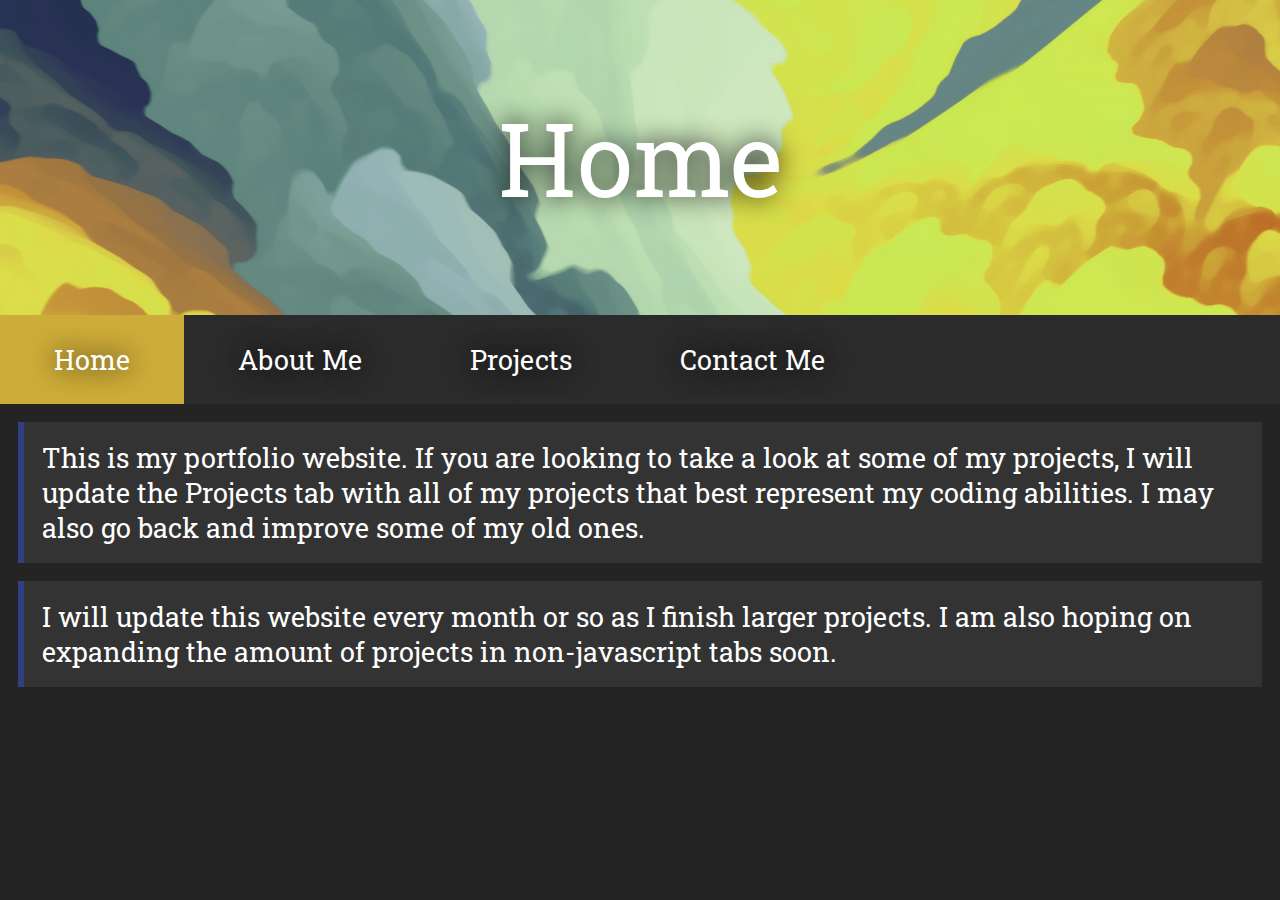
<file: index.html>
<!DOCTYPE html>
<html>
    <head>
        <meta charset="utf-8">
	    <meta name="viewport" content="width=device-width">
	    <title>Connell Hagen Portfolio</title>
	    <link href="css/style.css" rel="stylesheet" type="text/css"/>
        <link href="css/heading.css" rel="stylesheet" type="text/css"/>
        <link href="css/page-content.css" rel="stylesheet" type="text/css"/>
        <link rel="preconnect" href="https://fonts.googleapis.com">
        <link rel="preconnect" href="https://fonts.gstatic.com" crossorigin>
        <link href="https://fonts.googleapis.com/css2?family=Roboto+Slab:wght@500&display=swap" rel="stylesheet">
    </head>
    <body>
        
        <!--Page Header and Navbar-->
        <div id="header">
            <h3>Home</h3>
        </div>
        <div class="navbar">
            <a href="index.html" class="active">Home</a>
            <a href="pages/about-me.html">About Me</a>
            <div class="subnav">
                <button class="subnavbtn">Projects<i class="fa fa-caret-down"></i></button>
                <div class="subnav-content">
                  <a href="pages/projects/javascript.html">Javascript</a>
                  <a href="pages/projects/java.html">Java</a>
                  <a href="pages/projects/cpp.html">C++</a>
                  <a href="pages/projects/websites.html">Websites</a>
                </div>
              </div>
            <a href="pages/contact-me.html">Contact Me</a>
        </div>


        <div class="text-box">
            <p>This is my portfolio website. If you are looking to take a look at some of my projects, I will update the Projects tab with all of my projects that best represent my coding abilities. I may also go back and improve some of my old ones.</p>
        </div>
        <div class="text-box">
            <p>I will update this website every month or so as I finish larger projects. I am also hoping on expanding the amount of projects in non-javascript tabs soon.</p>
        </div>


        <div class="page-footer"></div>
    </body>
</html>
</file>
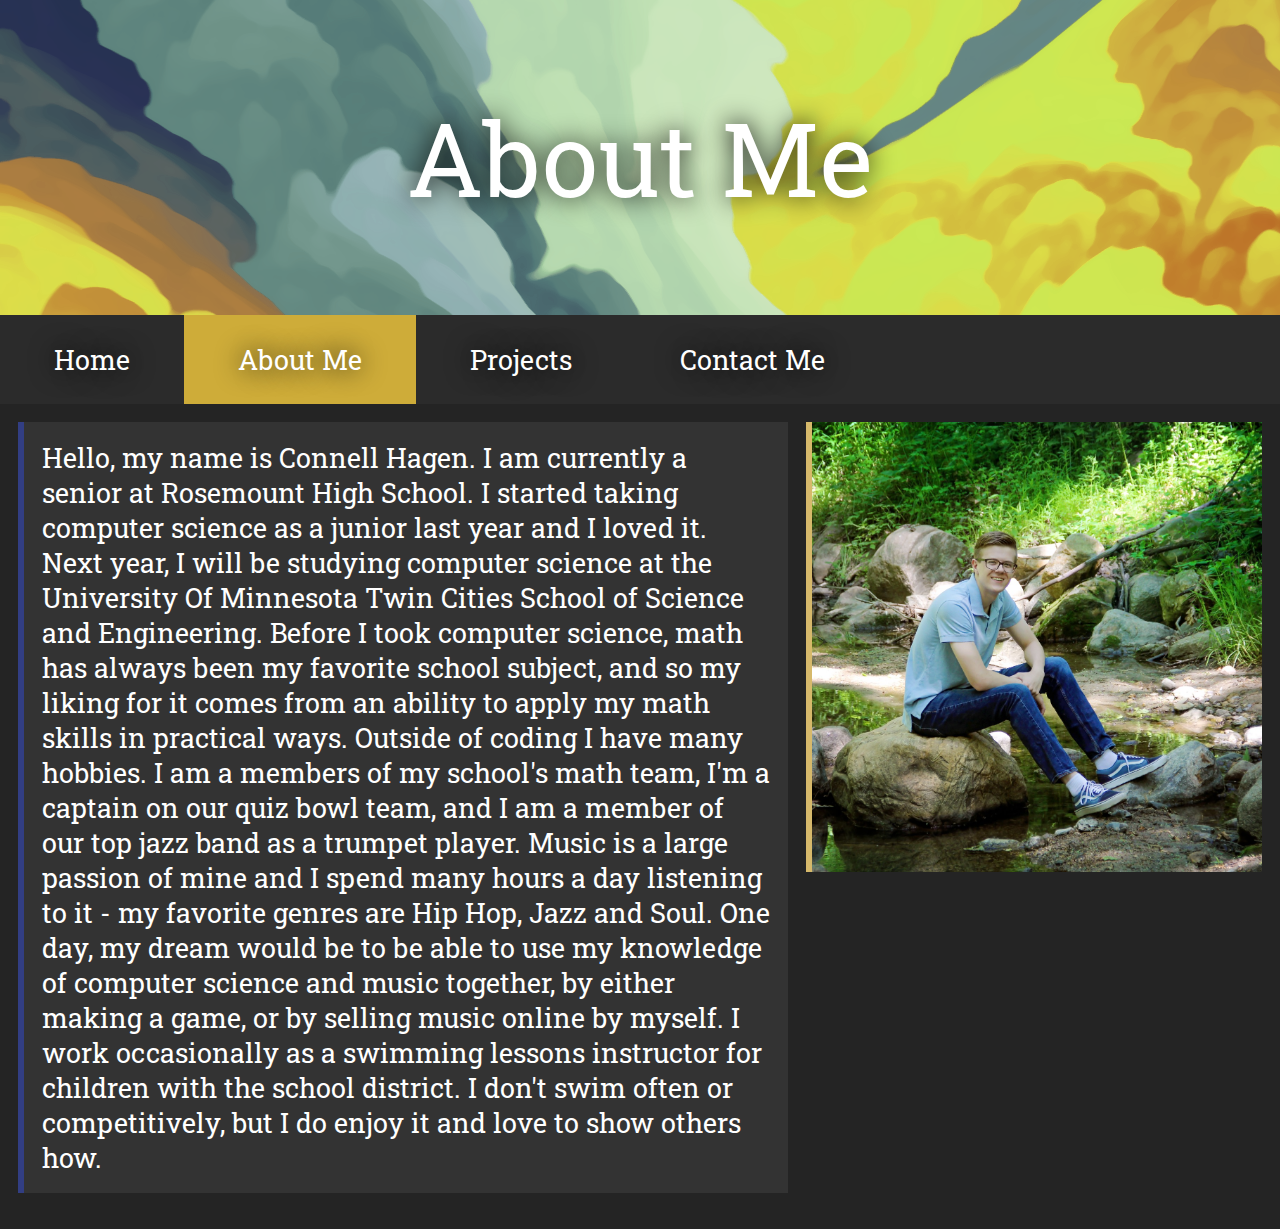
<file: pages/about-me.html>
<!DOCTYPE html>
<html>
    <head>
        <meta charset="utf-8">
	    <meta name="viewport" content="width=device-width">
	    <title>About Me</title>
	    <link href="../css/style.css" rel="stylesheet" type="text/css"/>
        <link href="../css/heading.css" rel="stylesheet" type="text/css"/>
        <link href="../css/page-content.css" rel="stylesheet" type="text/css"/>
        <link rel="preconnect" href="https://fonts.googleapis.com">
        <link rel="preconnect" href="https://fonts.gstatic.com" crossorigin>
        <link href="https://fonts.googleapis.com/css2?family=Roboto+Slab:wght@500&display=swap" rel="stylesheet">
    </head>
    <body>

        <!--Page Header and Navbar-->
        <div id="header">
            <h3>About Me</h3>
        </div>
        <div class="navbar">
            <a href="../index.html">Home</a>
            <a href="about-me.html" class="active">About Me</a>
            <div class="subnav">
                <button class="subnavbtn">Projects<i class="fa fa-caret-down"></i></button>
                <div class="subnav-content">
                <a href="projects/javascript.html">Javascript</a>
                <a href="projects/java.html">Java</a>
                <a href="projects/cpp.html">C++</a>
                <a href="projects/websites.html">Websites</a>
                </div>
            </div>
            <a href="contact-me.html">Contact Me</a>
        </div>

        <div class="text-picture-box">
            <div class="text-box left">
                <p>Hello, my name is Connell Hagen. I am currently a senior at Rosemount High School. I started taking computer science as a junior last year and I loved it. Next year, I will be studying computer science at the University Of Minnesota Twin Cities School of Science and Engineering. Before I took computer science, math has always been my favorite school subject, and so my liking for it comes from an ability to apply my math skills in practical ways. Outside of coding I have many hobbies. I am a members of my school's math team, I'm a captain on our quiz bowl team, and I am a member of our top jazz band as a trumpet player. Music is a large passion of mine and I spend many hours a day listening to it - my favorite genres are Hip Hop, Jazz and Soul. One day, my dream would be to be able to use my knowledge of computer science and music together, by either making a game, or by selling music online by myself. I work occasionally as a swimming lessons instructor for children with the school district. I don't swim often or competitively, but I do enjoy it and love to show others how.</p>
            </div>
            <img src="../images/on-rocks.jpg" class="picture">
        </div>

    <div class="page-footer"></div>
    </body>
</html>
</file>
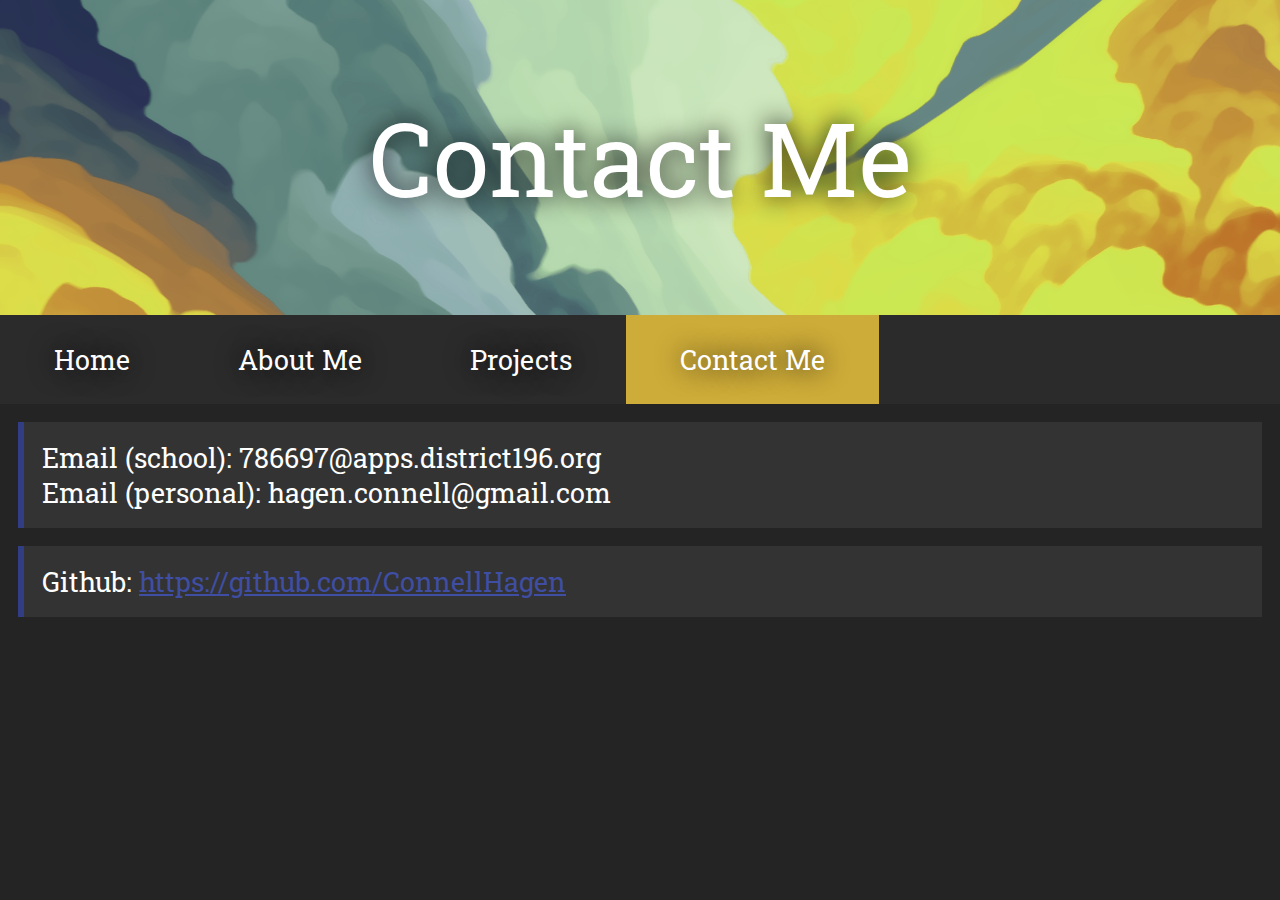
<file: pages/contact-me.html>
<!DOCTYPE html>
<html>
    <head>
        <meta charset="utf-8">
	    <meta name="viewport" content="width=device-width">
	    <title>Contact Me</title>
	    <link href="../css/style.css" rel="stylesheet" type="text/css"/>
        <link href="../css/heading.css" rel="stylesheet" type="text/css"/>
        <link href="../css/page-content.css" rel="stylesheet" type="text/css"/>
        <link rel="preconnect" href="https://fonts.googleapis.com">
        <link rel="preconnect" href="https://fonts.gstatic.com" crossorigin>
        <link href="https://fonts.googleapis.com/css2?family=Roboto+Slab:wght@500&display=swap" rel="stylesheet">
    </head>
    <body>

        <!--Page Header and Navbar-->
        <div id="header">
            <h3>Contact Me</h3>
        </div>
        <div class="navbar">
            <a href="../index.html">Home</a>
            <a href="about-me.html">About Me</a>
            <div class="subnav">
                <button class="subnavbtn">Projects<i class="fa fa-caret-down"></i></button>
                <div class="subnav-content">
                <a href="projects/javascript.html">Javascript</a>
                <a href="projects/java.html">Java</a>
                <a href="projects/cpp.html">C++</a>
                <a href="projects/websites.html">Websites</a>
                </div>
            </div>
            <a href="contact-me.html" class="active">Contact Me</a>
        </div>
        
        <div class="text-box">
            <p>Email (school): 786697@apps.district196.org</p>
            <p>Email (personal): hagen.connell@gmail.com</p>
        </div>
        <div class="text-box">
            <p>Github: <a href="https://github.com/ConnellHagen">https://github.com/ConnellHagen</a></p>
        </div>

        <div class="page-footer"></div>
    </body>
</html>
</file>
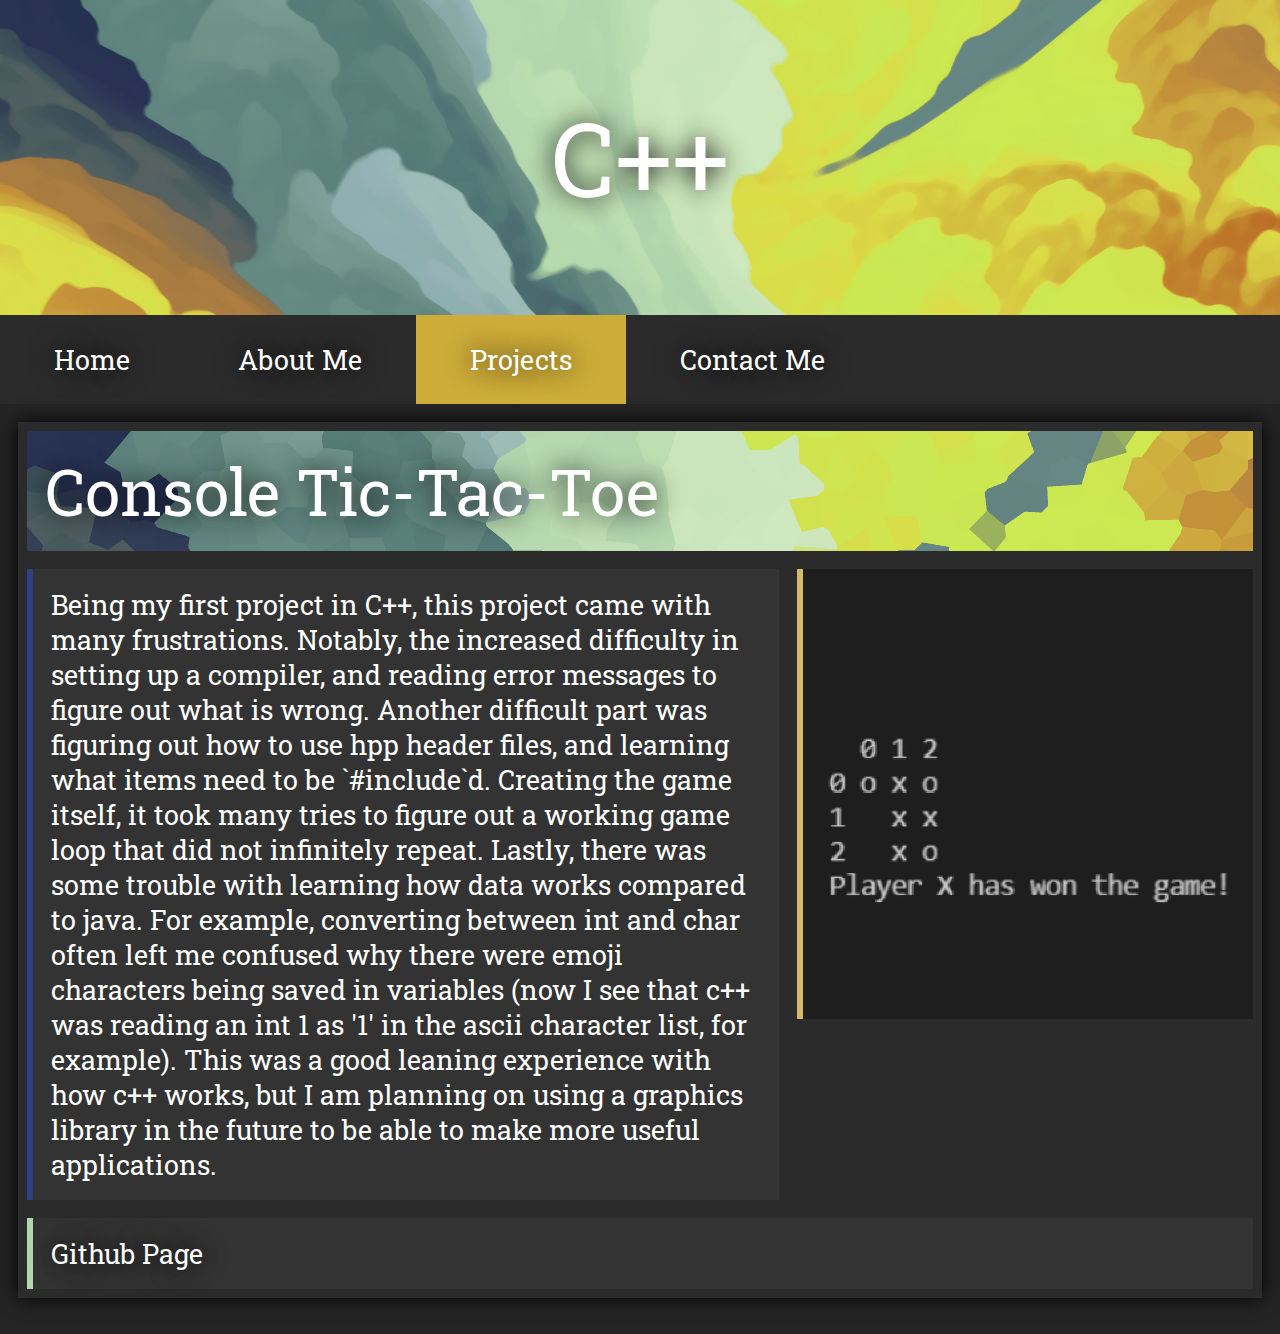
<file: pages/projects/cpp.html>
<!DOCTYPE html>
<html>
    <head>
        <meta charset="utf-8">
	    <meta name="viewport" content="width=device-width">
	    <title>Java Projects</title>
	    <link href="../../css/style.css" rel="stylesheet" type="text/css"/>
        <link href="../../css/heading.css" rel="stylesheet" type="text/css"/>
        <link href="../../css/page-content.css" rel="stylesheet" type="text/css"/>
        <link rel="preconnect" href="https://fonts.googleapis.com">
        <link rel="preconnect" href="https://fonts.gstatic.com" crossorigin>
        <link href="https://fonts.googleapis.com/css2?family=Roboto+Slab:wght@500&display=swap" rel="stylesheet">
    </head>
    <body>

        <!--Page Header and Navbar-->
        <div id="header">
            <h3>C++</h3>
        </div>
        <div class="navbar">
            <a href="../../index.html">Home</a>
            <a href="../about-me.html">About Me</a>
            <div class="subnav">
                <button class="subnavbtn active">Projects<i class="fa fa-caret-down"></i></button>
                <div class="subnav-content">
                <a href="javascript.html">Javascript</a>
                <a href="java.html">Java</a>
                <a href="cpp.html">C++</a>
                <a href="websites.html">Websites</a>
                </div>
            </div>
            <a href="../contact-me.html">Contact Me</a>
        </div>
        
        <!--Tic-Tac-Toe-->
        <div class="project-display">
            <div class="project-title">
                <h2>Console Tic-Tac-Toe</h2>
            </div>
            <div class="text-picture-box">
                <div class="text-box left">
                    <p>Being my first project in C++, this project came with many frustrations. Notably, the increased difficulty in setting up a compiler, and reading error messages to figure out what is wrong. Another difficult part was figuring out how to use hpp header files, and learning what items need to be `#include`d. Creating the game itself, it took many tries to figure out a working game loop that did not infinitely repeat. Lastly, there was some trouble with learning how data works compared to java. For example, converting between int and char often left me confused why there were emoji characters being saved in variables (now I see that c++ was reading an int 1 as '1' in the ascii character list, for example). This was a good leaning experience with how c++ works, but I am planning on using a graphics library in the future to be able to make more useful applications.</p>
                </div>
                <img src="../../images/cpp/tic-tac-toe-preview.png" class="picture">
            </div>
            <div class="project-links">
                <a href="https://github.com/ConnellHagen/tic-tac-toe" class="github-link">Github Page</a>
            </div>
        </div>
        

    <div class="page-footer"></div>
    </body>
</html>
</file>
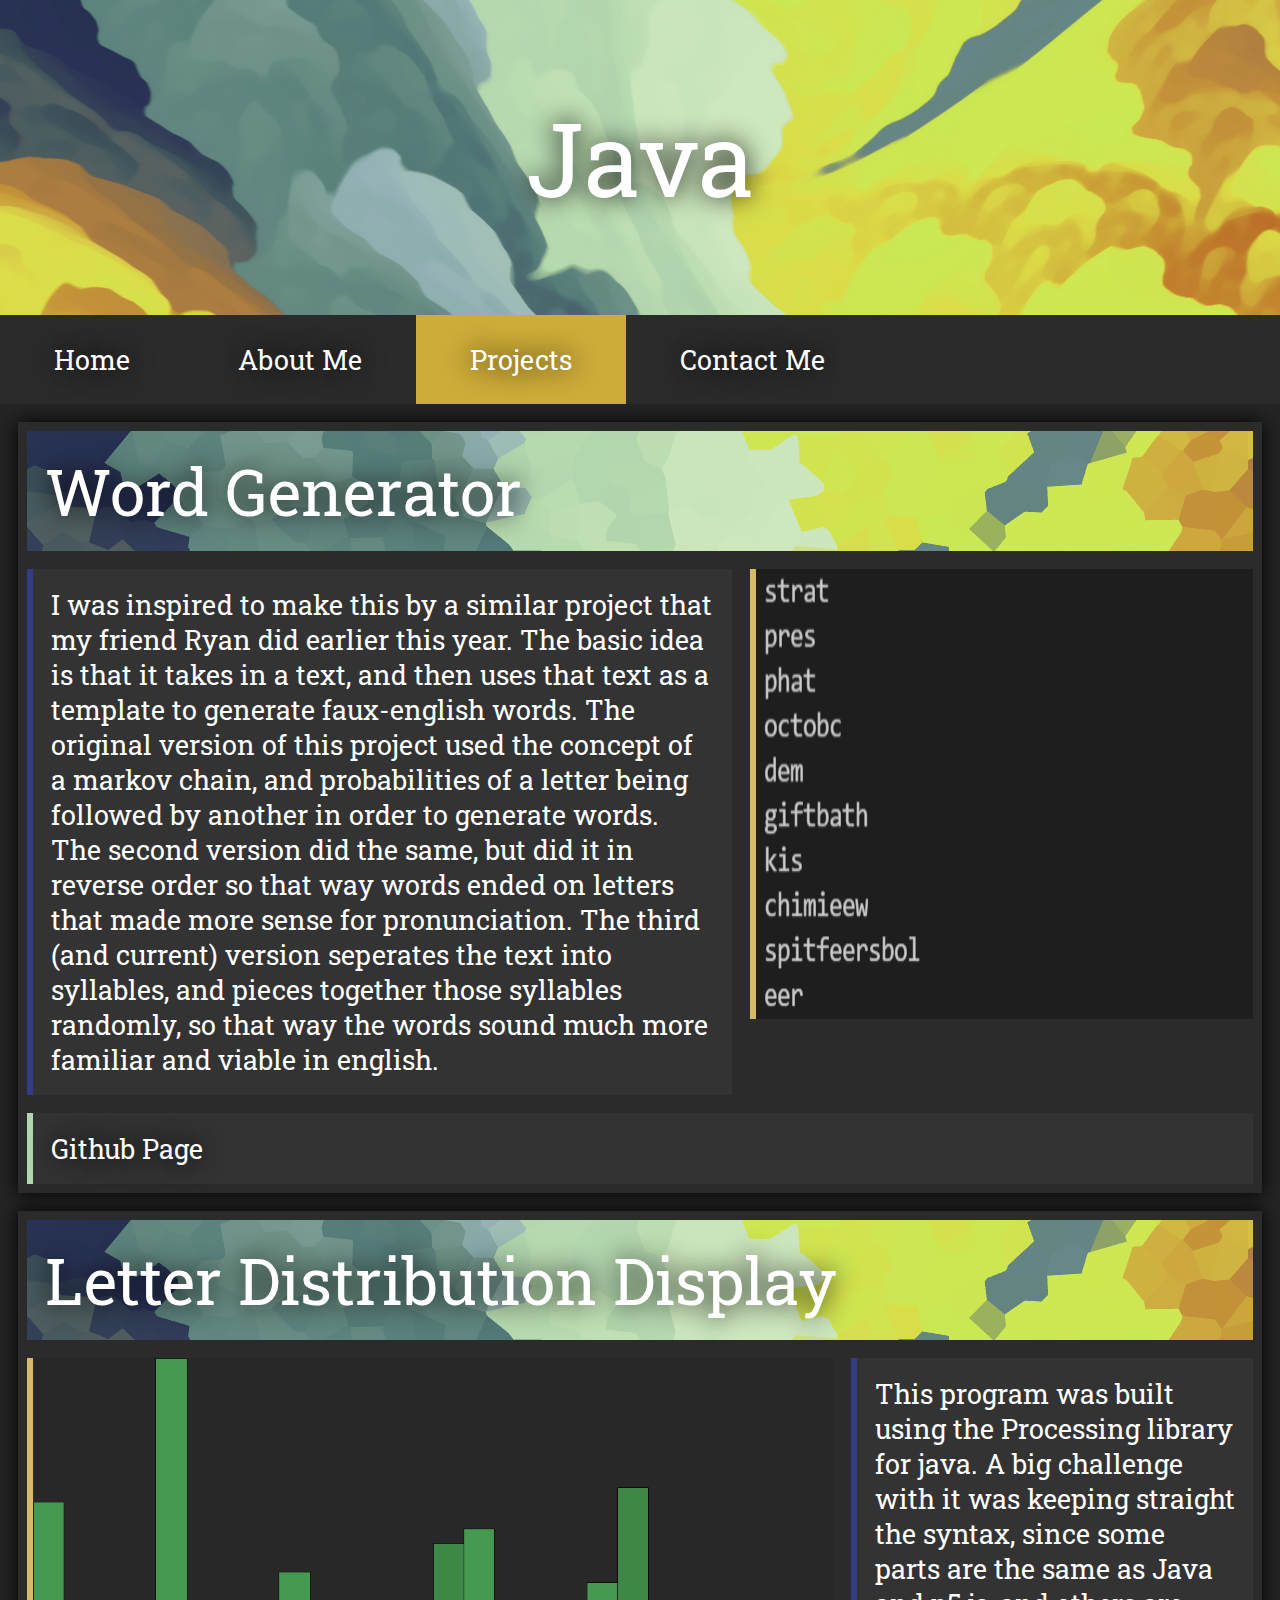
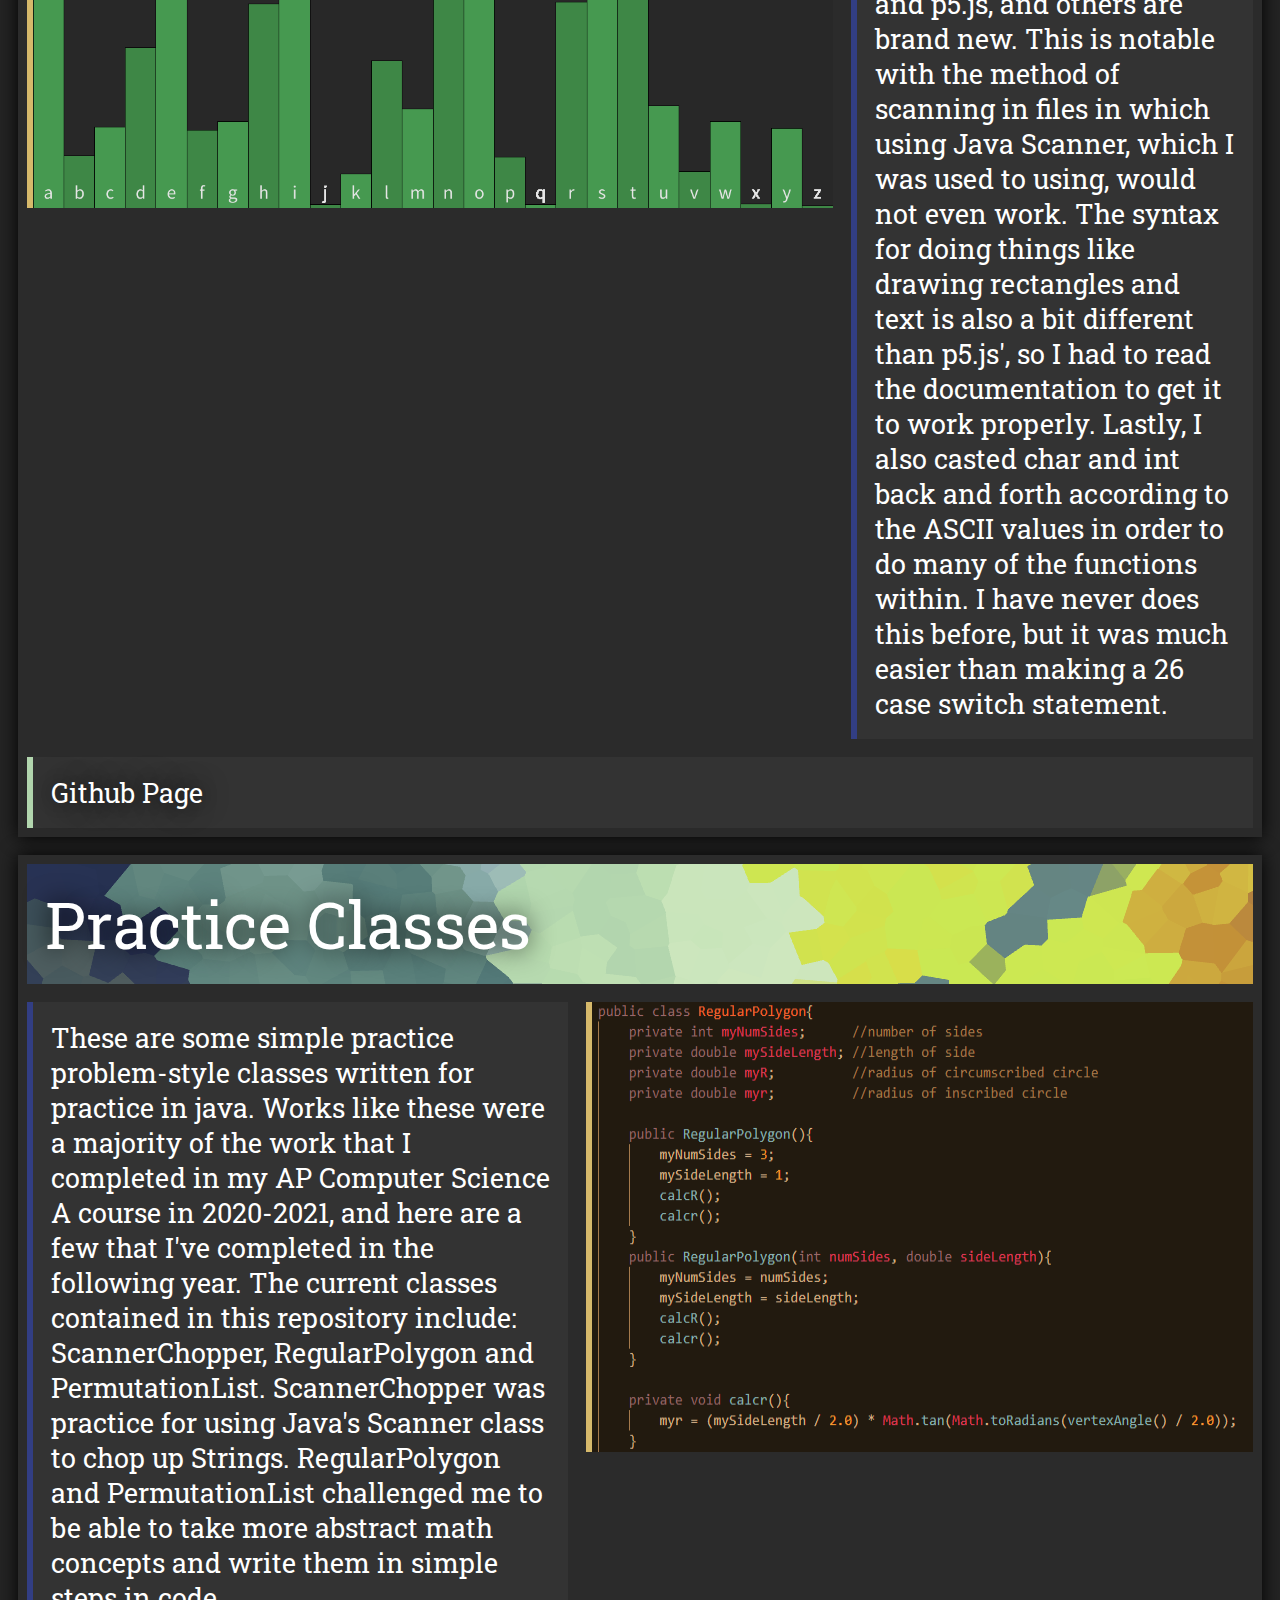
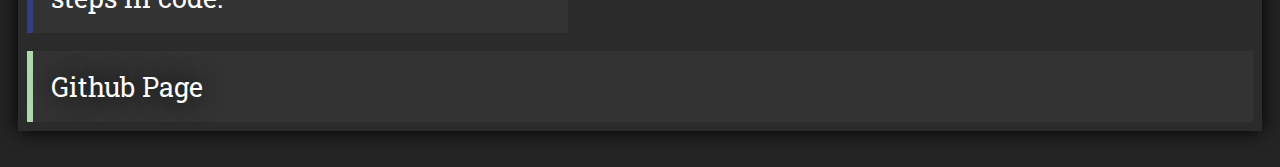
<file: pages/projects/java.html>
<!DOCTYPE html>
<html>
    <head>
        <meta charset="utf-8">
	    <meta name="viewport" content="width=device-width">
	    <title>Java Projects</title>
	    <link href="../../css/style.css" rel="stylesheet" type="text/css"/>
        <link href="../../css/heading.css" rel="stylesheet" type="text/css"/>
        <link href="../../css/page-content.css" rel="stylesheet" type="text/css"/>
        <link rel="preconnect" href="https://fonts.googleapis.com">
        <link rel="preconnect" href="https://fonts.gstatic.com" crossorigin>
        <link href="https://fonts.googleapis.com/css2?family=Roboto+Slab:wght@500&display=swap" rel="stylesheet">
    </head>
    <body>

        <!--Page Header and Navbar-->
        <div id="header">
            <h3>Java</h3>
        </div>
        <div class="navbar">
            <a href="../../index.html">Home</a>
            <a href="../about-me.html">About Me</a>
            <div class="subnav">
                <button class="subnavbtn active">Projects<i class="fa fa-caret-down"></i></button>
                <div class="subnav-content">
                <a href="javascript.html">Javascript</a>
                <a href="java.html">Java</a>
                <a href="cpp.html">C++</a>
                <a href="websites.html">Websites</a>
                </div>
            </div>
            <a href="../contact-me.html">Contact Me</a>
        </div>

        <!--Word Generator-->
        <div class="project-display">
            <div class="project-title">
                <h2>Word Generator</h2>
            </div>
            <div class="text-picture-box">
                <div class="text-box left">
                    <p>I was inspired to make this by a similar project that my friend Ryan did earlier this year. The basic idea is that it takes in a text, and then uses that text as a template to generate faux-english words. The original version of this project used the concept of a markov chain, and probabilities of a letter being followed by another in order to generate words. The second version did the same, but did it in reverse order so that way words ended on letters that made more sense for pronunciation. The third (and current) version seperates the text into syllables, and pieces together those syllables randomly, so that way the words sound much more familiar and viable in english.</p>
                </div>
                <img src="../../images/java/word-generator-preview.png" class="picture">
            </div>
            <div class="project-links">
                <a href="https://github.com/ConnellHagen/markov-chain-word-generator" class="github-link">Github Page</a>
            </div>
        </div>

        <!--Letter Distribution Display-->
        <div class="project-display">
            <div class="project-title">
                <h2>Letter Distribution Display</h2>
            </div>
            <div class="text-picture-box">
                <img src="../../images/java/letter-distribution-display-preview.png" class="picture">
                <div class="text-box right">
                    <p>This program was built using the Processing library for java. A big challenge with it was keeping straight the syntax, since some parts are the same as Java and p5.js, and others are brand new. This is notable with the method of scanning in files in which using Java Scanner, which I was used to using, would not even work. The syntax for doing things like drawing rectangles and text is also a bit different than p5.js', so I had to read the documentation to get it to work properly. Lastly, I also casted char and int back and forth according to the ASCII values in order to do many of the functions within. I have never does this before, but it was much easier than making a 26 case switch statement.</p>
                </div>
            </div>
            <div class="project-links">
                <a href="https://github.com/ConnellHagen/letter-distribution-display" class="github-link">Github Page</a>
            </div>
        </div>

        <!--Java Practice Classes-->
        <div class="project-display">
            <div class="project-title">
                <h2>Practice Classes</h2>
            </div>
            <div class="text-picture-box">
                <div class="text-box left">
                    <p>These are some simple practice problem-style classes written for practice in java. Works like these were a majority of the work that I completed in my AP Computer Science A course in 2020-2021, and here are a few that I've completed in the following year. The current classes contained in this repository include: ScannerChopper, RegularPolygon and PermutationList. ScannerChopper was practice for using Java's Scanner class to chop up Strings. RegularPolygon and PermutationList challenged me to be able to take more abstract math concepts and write them in simple steps in code.</p>
                </div>
                <img src="../../images/java/java-practice-classes-preview.png" class="picture">
            </div>
            <div class="project-links">
                <a href="https://github.com/ConnellHagen/java-practice-classes" class="github-link">Github Page</a>
            </div>
        </div>

    <div class="page-footer"></div>
    </body>
</html>
</file>
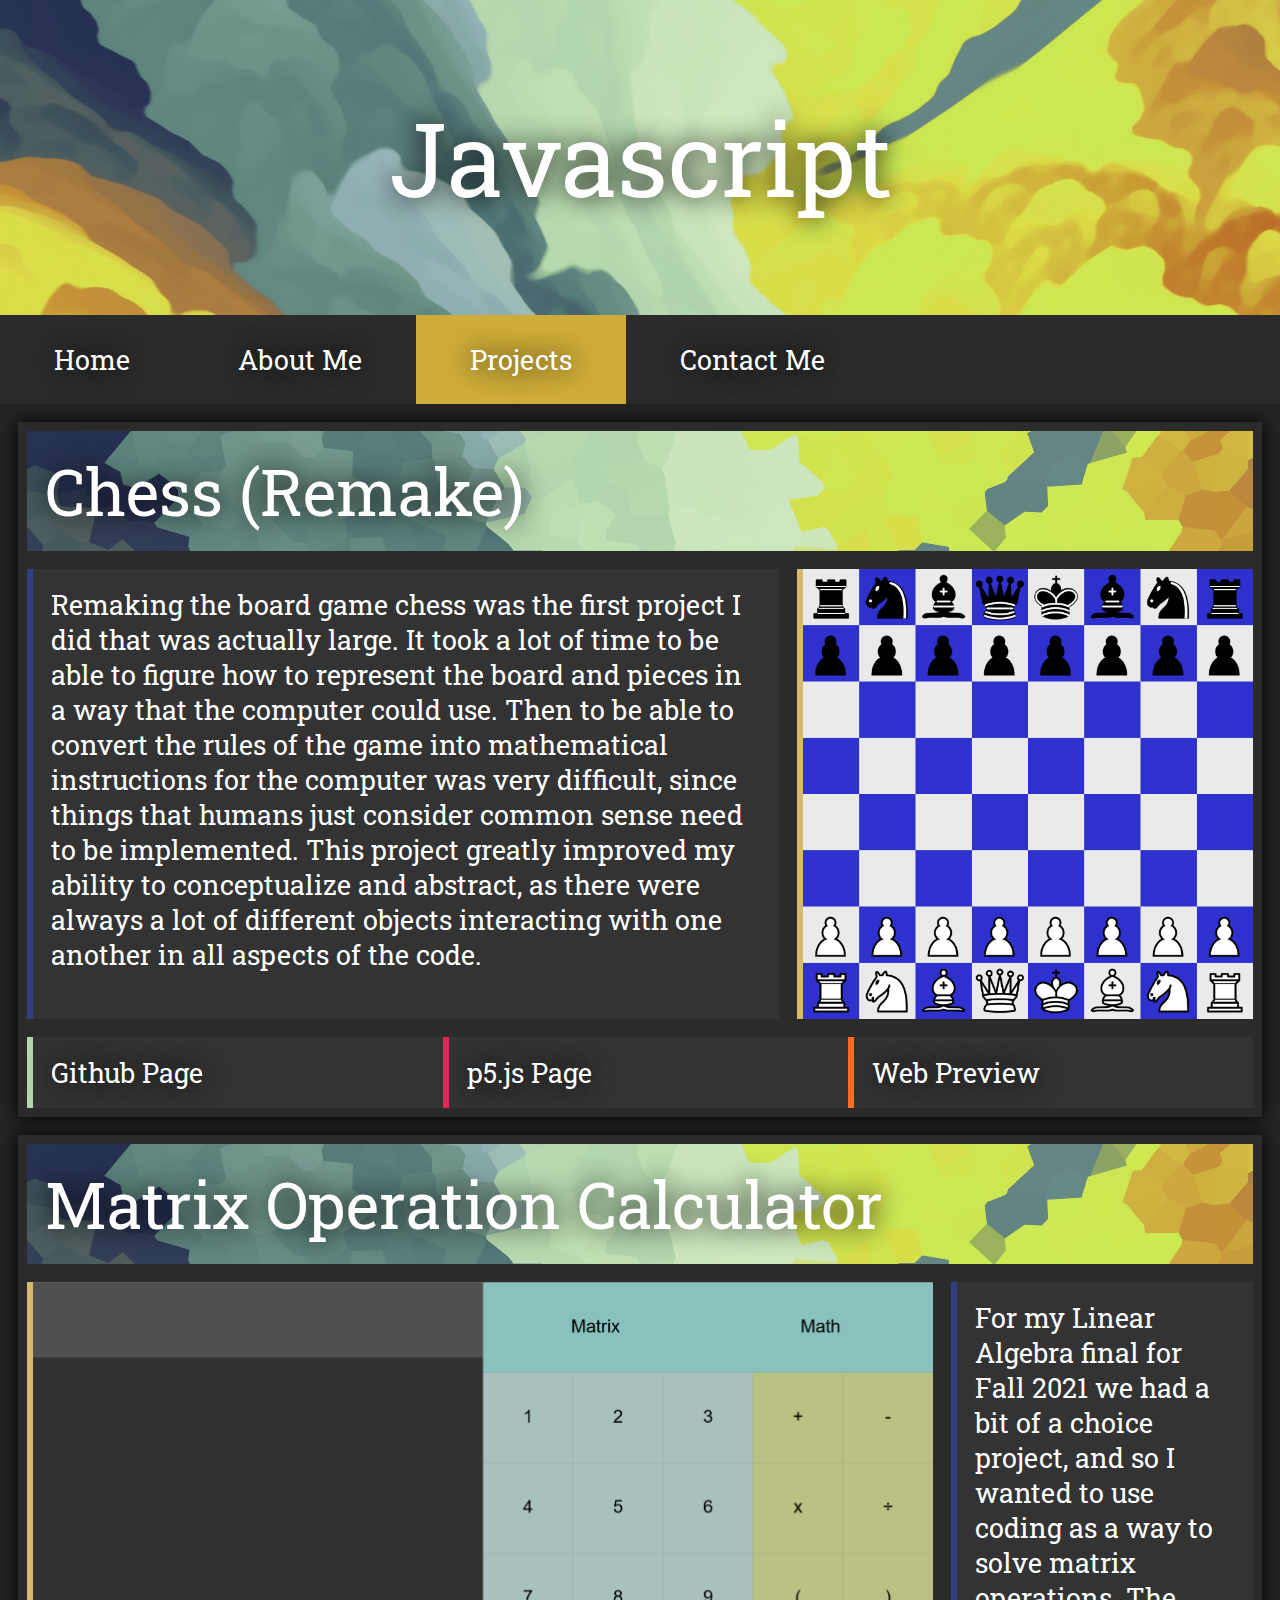
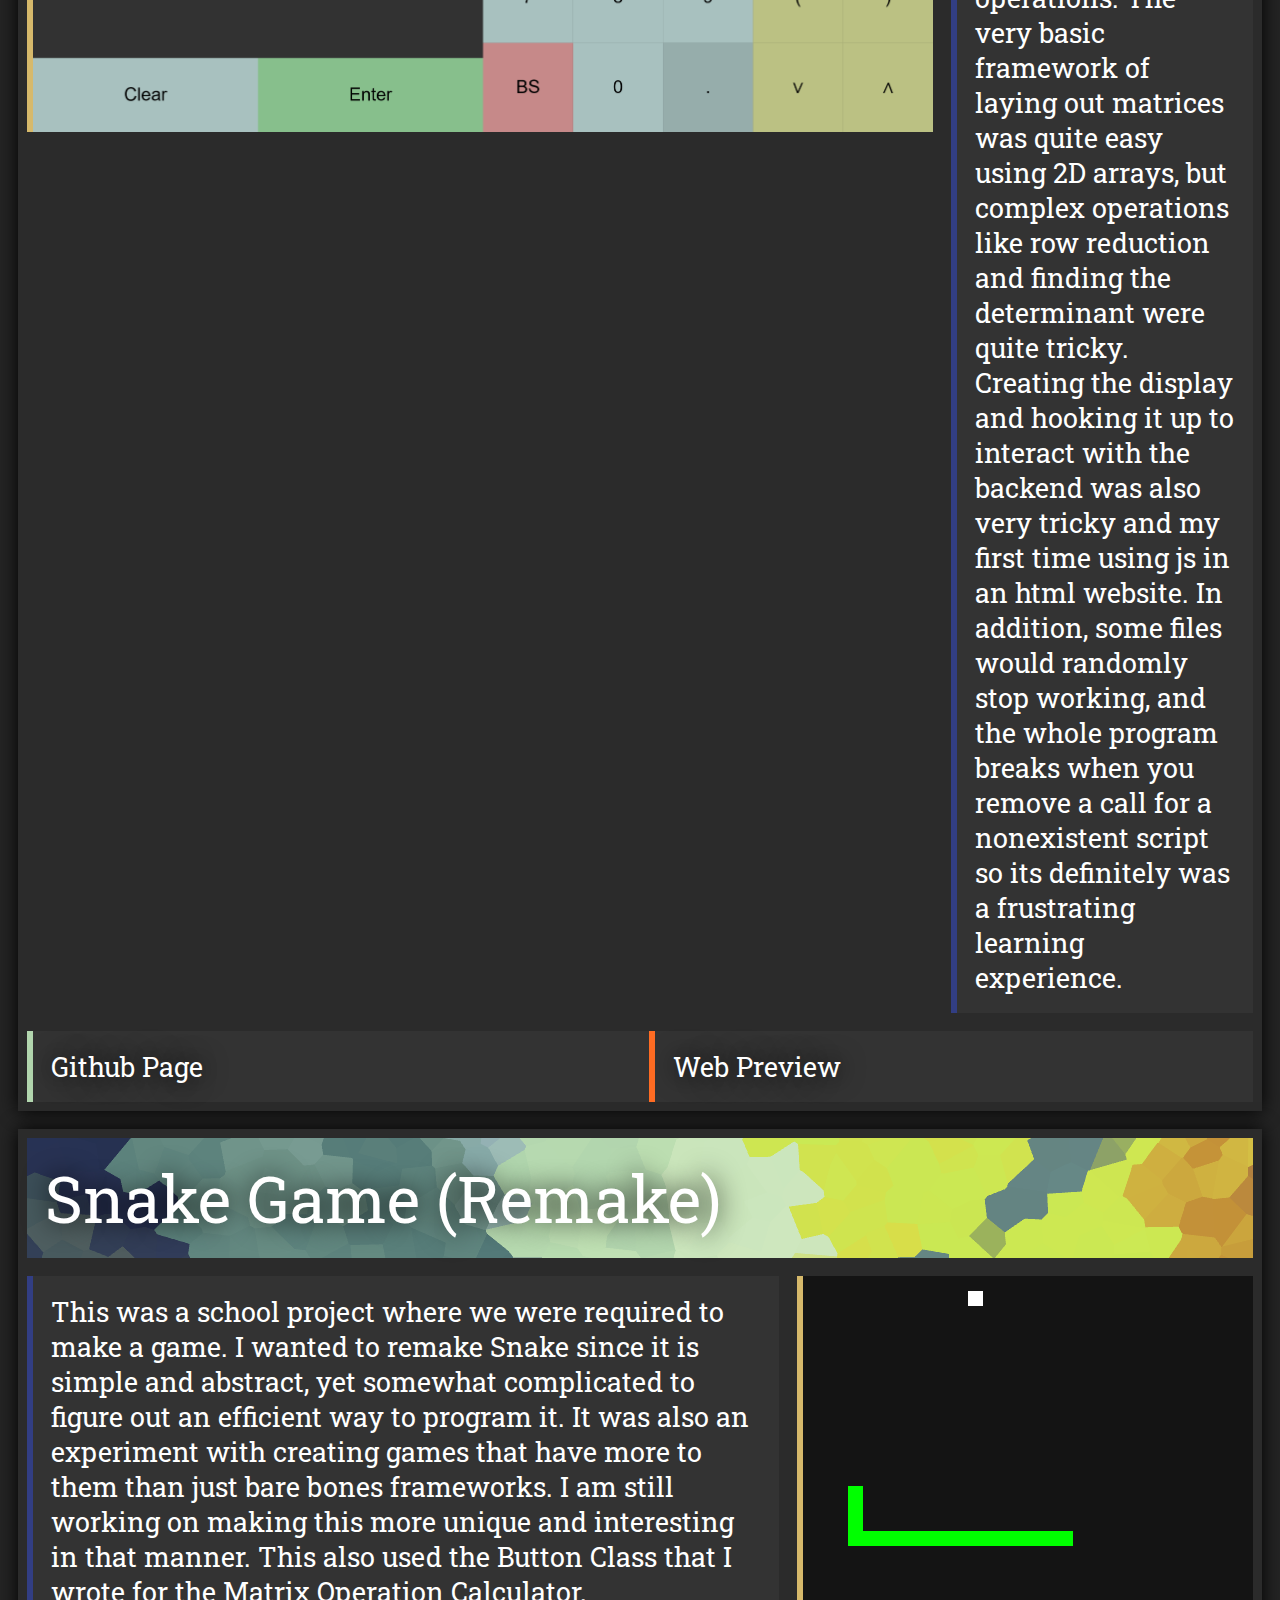
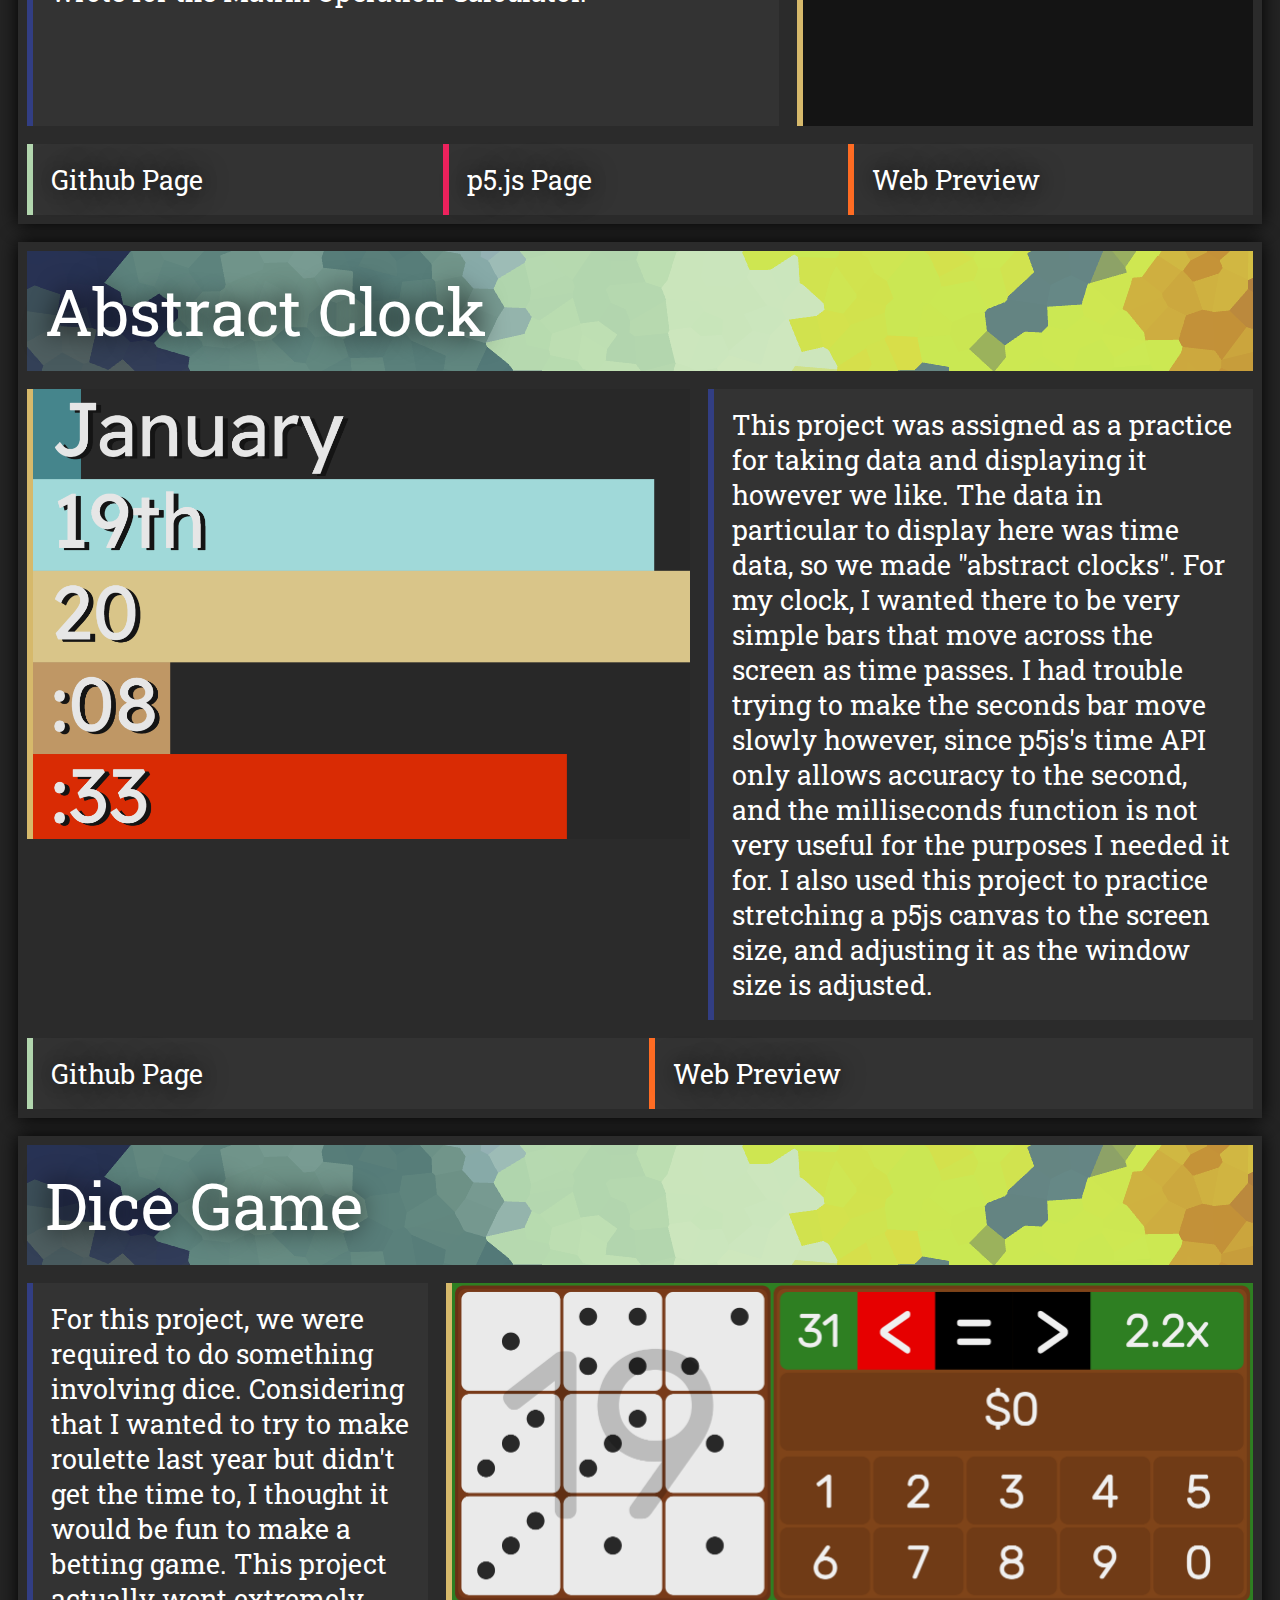
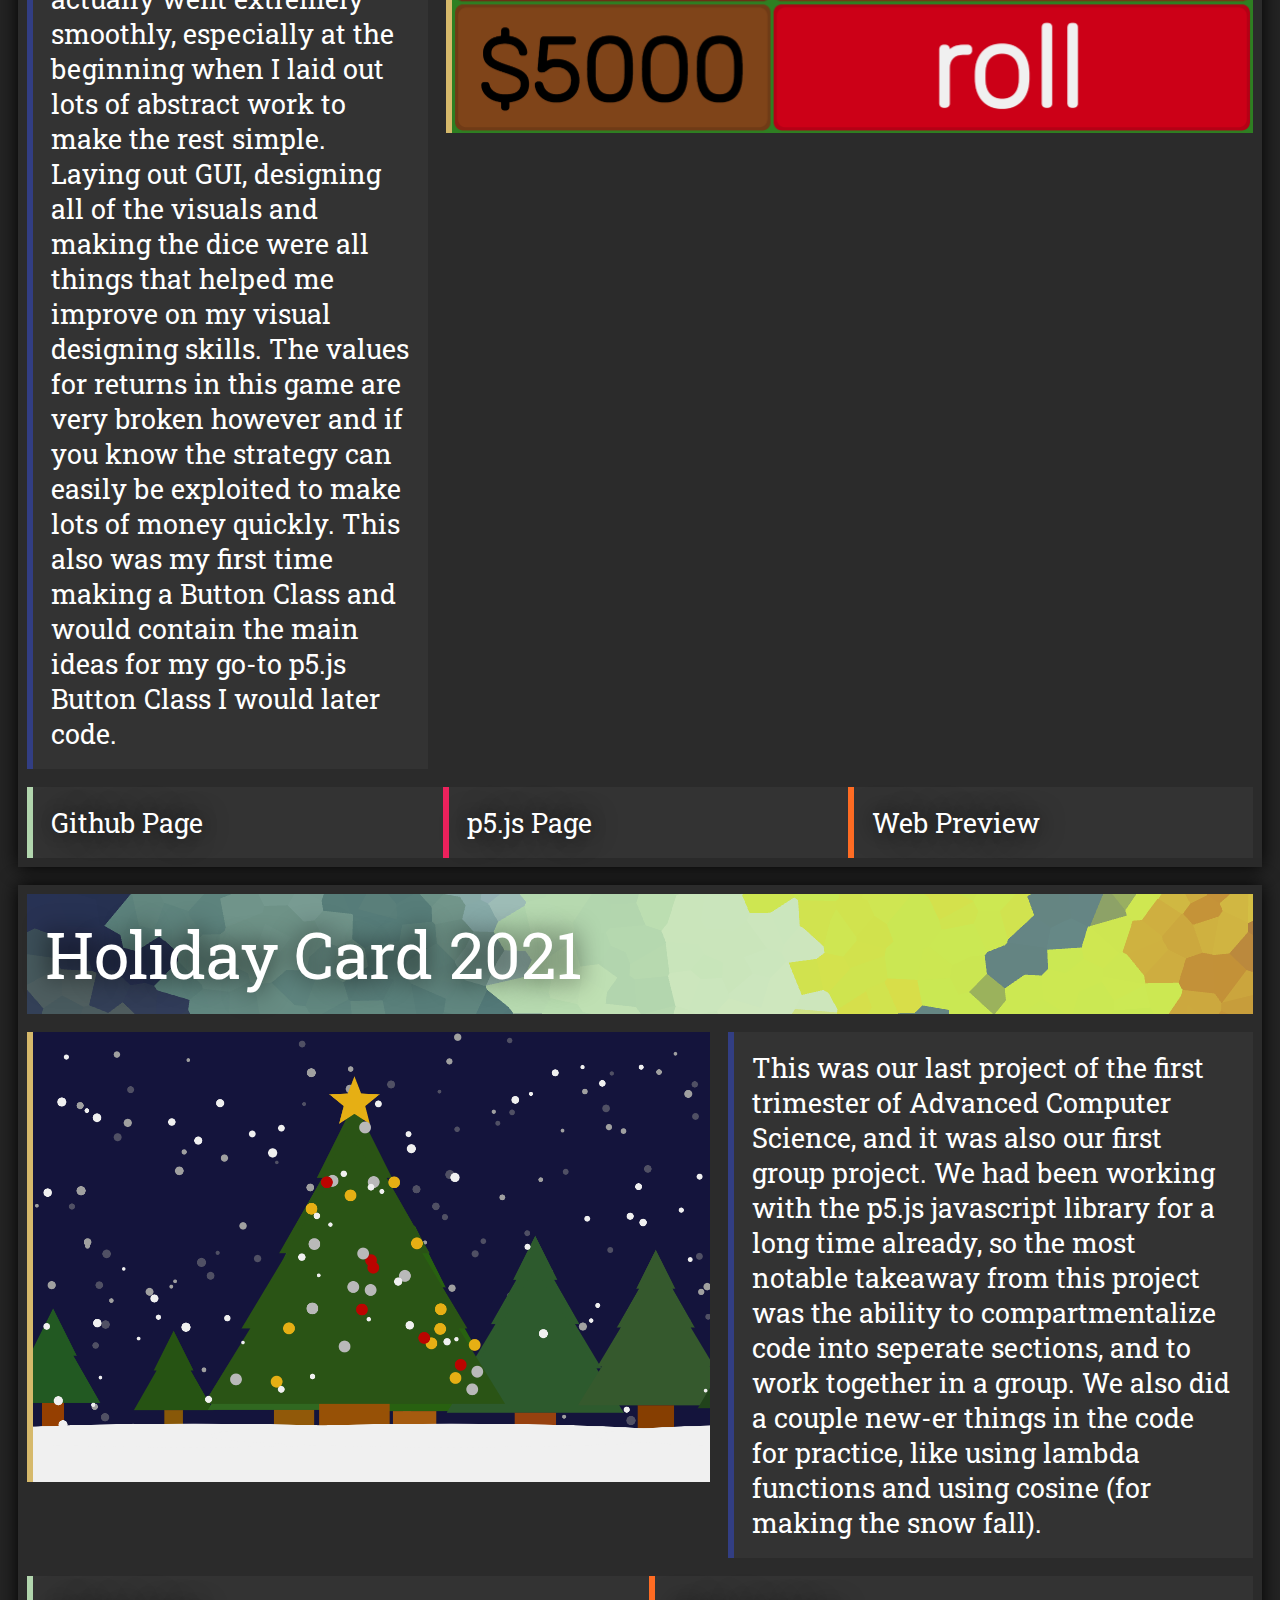
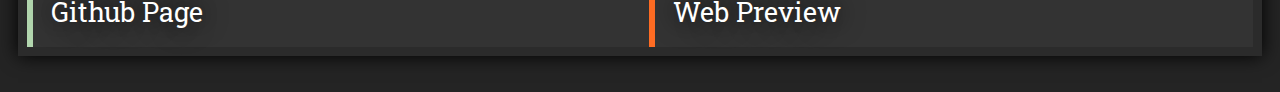
<file: pages/projects/javascript.html>
<!DOCTYPE html>
<html>
    <head>
        <meta charset="utf-8">
	    <meta name="viewport" content="width=device-width">
	    <title>Javascript Projects</title>
	    <link href="../../css/style.css" rel="stylesheet" type="text/css"/>
        <link href="../../css/heading.css" rel="stylesheet" type="text/css"/>
        <link href="../../css/page-content.css" rel="stylesheet" type="text/css"/>
        <link rel="preconnect" href="https://fonts.googleapis.com">
        <link rel="preconnect" href="https://fonts.gstatic.com" crossorigin>
        <link href="https://fonts.googleapis.com/css2?family=Roboto+Slab:wght@500&display=swap" rel="stylesheet">
    </head>
    <body>

        <!--Page Header and Navbar-->
        <div id="header">
            <h3>Javascript</h3>
        </div>
        <div class="navbar">
            <a href="../../index.html">Home</a>
            <a href="../about-me.html">About Me</a>
            <div class="subnav">
                <button class="subnavbtn active">Projects<i class="fa fa-caret-down"></i></button>
                <div class="subnav-content">
                <a href="javascript.html">Javascript</a>
                <a href="java.html">Java</a>
                <a href="cpp.html">C++</a>
                <a href="websites.html">Websites</a>
                </div>
            </div>
            <a href="../contact-me.html">Contact Me</a>
        </div>

        <!--Chess Remake-->
        <div class="project-display">
            <div class="project-title">
                <h2>Chess (Remake)</h2>
            </div>
            <div class="text-picture-box">
                <div class="text-box left">
                    <p>Remaking the board game chess was the first project I did that was actually large. It took a lot of time to be able to figure how to represent the board and pieces in a way that the computer could use. Then to be able to convert the rules of the game into mathematical instructions for the computer was very difficult, since things that humans just consider common sense need to be implemented. This project greatly improved my ability to conceptualize and abstract, as there were always a lot of different objects interacting with one another in all aspects of the code.</p>
                </div>
                <img src="../../images/javascript/chess-preview.png" class="picture">
            </div>
            <div class="project-links">
                <a href="https://github.com/ConnellHagen/chess-remake" class="github-link">Github Page</a>
                <a href="https://editor.p5js.org/786697/sketches/kYhWS9C_Mj" class="p5js-link">p5.js Page</a>
                <a href="https://connellhagen.github.io/chess-remake/" class="web-preview-link">Web Preview</a>
            </div>
        </div>

        <!--Matrix Operations Calculator-->
        <div class="project-display">
            <div class="project-title">
                <h2>Matrix Operation Calculator</h2>
            </div>
            <div class="text-picture-box">
                <img src="../../images/javascript/matrix-operations-preview.png" class="picture">
                <div class="text-box right">
                    <p>For my Linear Algebra final for Fall 2021 we had a bit of a choice project, and so I wanted to use coding as a way to solve matrix operations. The very basic framework of laying out matrices was quite easy using 2D arrays, but complex operations like row reduction and finding the determinant were quite tricky. Creating the display and hooking it up to interact with the backend was also very tricky and my first time using js in an html website. In addition, some files would randomly stop working, and the whole program breaks when you remove a call for a nonexistent script so its definitely was a frustrating learning experience.</p>
                </div>
            </div>
            <div class="project-links">
                <a href="https://github.com/ConnellHagen/matrix-operation-calculator" class="github-link">Github Page</a>
                <a href="https://connellhagen.github.io/matrix-operation-calculator/" class="web-preview-link">Web Preview</a>
            </div>
        </div>

        <!--Snake Game-->
        <div class="project-display">
            <div class="project-title">
                <h2>Snake Game (Remake)</h2>
            </div>
            <div class="text-picture-box">
                <div class="text-box left">
                    <p>This was a school project where we were required to make a game. I wanted to remake Snake since it is simple and abstract, yet somewhat complicated to figure out an efficient way to program it. It was also an experiment with creating games that have more to them than just bare bones frameworks. I am still working on making this more unique and interesting in that manner. This also used the Button Class that I wrote for the Matrix Operation Calculator.</p>
                </div>
                <img src="../../images/javascript/snake-game-preview.png" class="picture">
            </div>
            <div class="project-links">
                <a href="https://github.com/ConnellHagen/snake-game" class="github-link">Github Page</a>
                <a href="https://editor.p5js.org/786697/sketches/H3wyjjo66" class="p5js-link">p5.js Page</a>
                <a href="https://connellhagen.github.io/snake-game/" class="web-preview-link">Web Preview</a>
            </div>
        </div>

        <!--Abstract Clock-->
        <div class="project-display">
            <div class="project-title">
                <h2>Abstract Clock</h2>
            </div>
            <div class="text-picture-box">
                <img src="../../images/javascript/abstract-clock-preview.png" class="picture">
                <div class="text-box right">
                    <p>This project was assigned as a practice for taking data and displaying it however we like. The data in particular to display here was time data, so we made "abstract clocks". For my clock, I wanted there to be very simple bars that move across the screen as time passes. I had trouble trying to make the seconds bar move slowly however, since p5js's time API only allows accuracy to the second, and the milliseconds function is not very useful for the purposes I needed it for. I also used this project to practice stretching a p5js canvas to the screen size, and adjusting it as the window size is adjusted.</p>
                </div>
            </div>
            <div class="project-links">
                <a href="https://github.com/ConnellHagen/abstract-clock" class="github-link">Github Page</a>
                <a href="https://connellhagen.github.io/abstract-clock/" class="web-preview-link">Web Preview</a>
            </div>
        </div>

        <!--Dice Game-->
        <div class="project-display">
            <div class="project-title">
                <h2>Dice Game</h2>
            </div>
            <div class="text-picture-box">
                <div class="text-box left">
                    <p>For this project, we were required to do something involving dice. Considering that I wanted to try to make roulette last year but didn't get the time to, I thought it would be fun to make a betting game. This project actually went extremely smoothly, especially at the beginning when I laid out lots of abstract work to make the rest simple. Laying out GUI, designing all of the visuals and making the dice were all things that helped me improve on my visual designing skills. The values for returns in this game are very broken however and if you know the strategy can easily be exploited to make lots of money quickly. This also was my first time making a Button Class and would contain the main ideas for my go-to p5.js Button Class I would later code.</p>
                </div>
                <img src="../../images/javascript/dice-game-preview.png" class="picture">
            </div>
            <div class="project-links">
                <a href="https://github.com/ConnellHagen/dice-game" class="github-link">Github Page</a>
                <a href="https://editor.p5js.org/786697/sketches/DxrEJ7RdR" class="p5js-link">p5.js Page</a>
                <a href="https://connellhagen.github.io/dice-game/" class="web-preview-link">Web Preview</a>
            </div>
        </div>

        <!--Holiday Card 2021-->
        <div class="project-display">
            <div class="project-title">
                <h2>Holiday Card 2021</h2>
            </div>
            <div class="text-picture-box">
                <img src="../../images/javascript/holiday-card-2021-preview.png" class="picture">
                <div class="text-box right">
                    <p>This was our last project of the first trimester of Advanced Computer Science, and it was also our first group project. We had been working with the p5.js javascript library for a long time already, so the most notable takeaway from this project was the ability to compartmentalize code into seperate sections, and to work together in a group. We also did a couple new-er things in the code for practice, like using lambda functions and using cosine (for making the snow fall).</p>
                </div>
            </div>
            <div class="project-links">
                <a href="https://github.com/ConnellHagen/holiday-card-2021" class="github-link">Github Page</a>
                <a href="https://connellhagen.github.io/holiday-card-2021/" class="web-preview-link">Web Preview</a>
            </div>
        </div>

    <div class="page-footer"></div>
    </body>
</html>
</file>
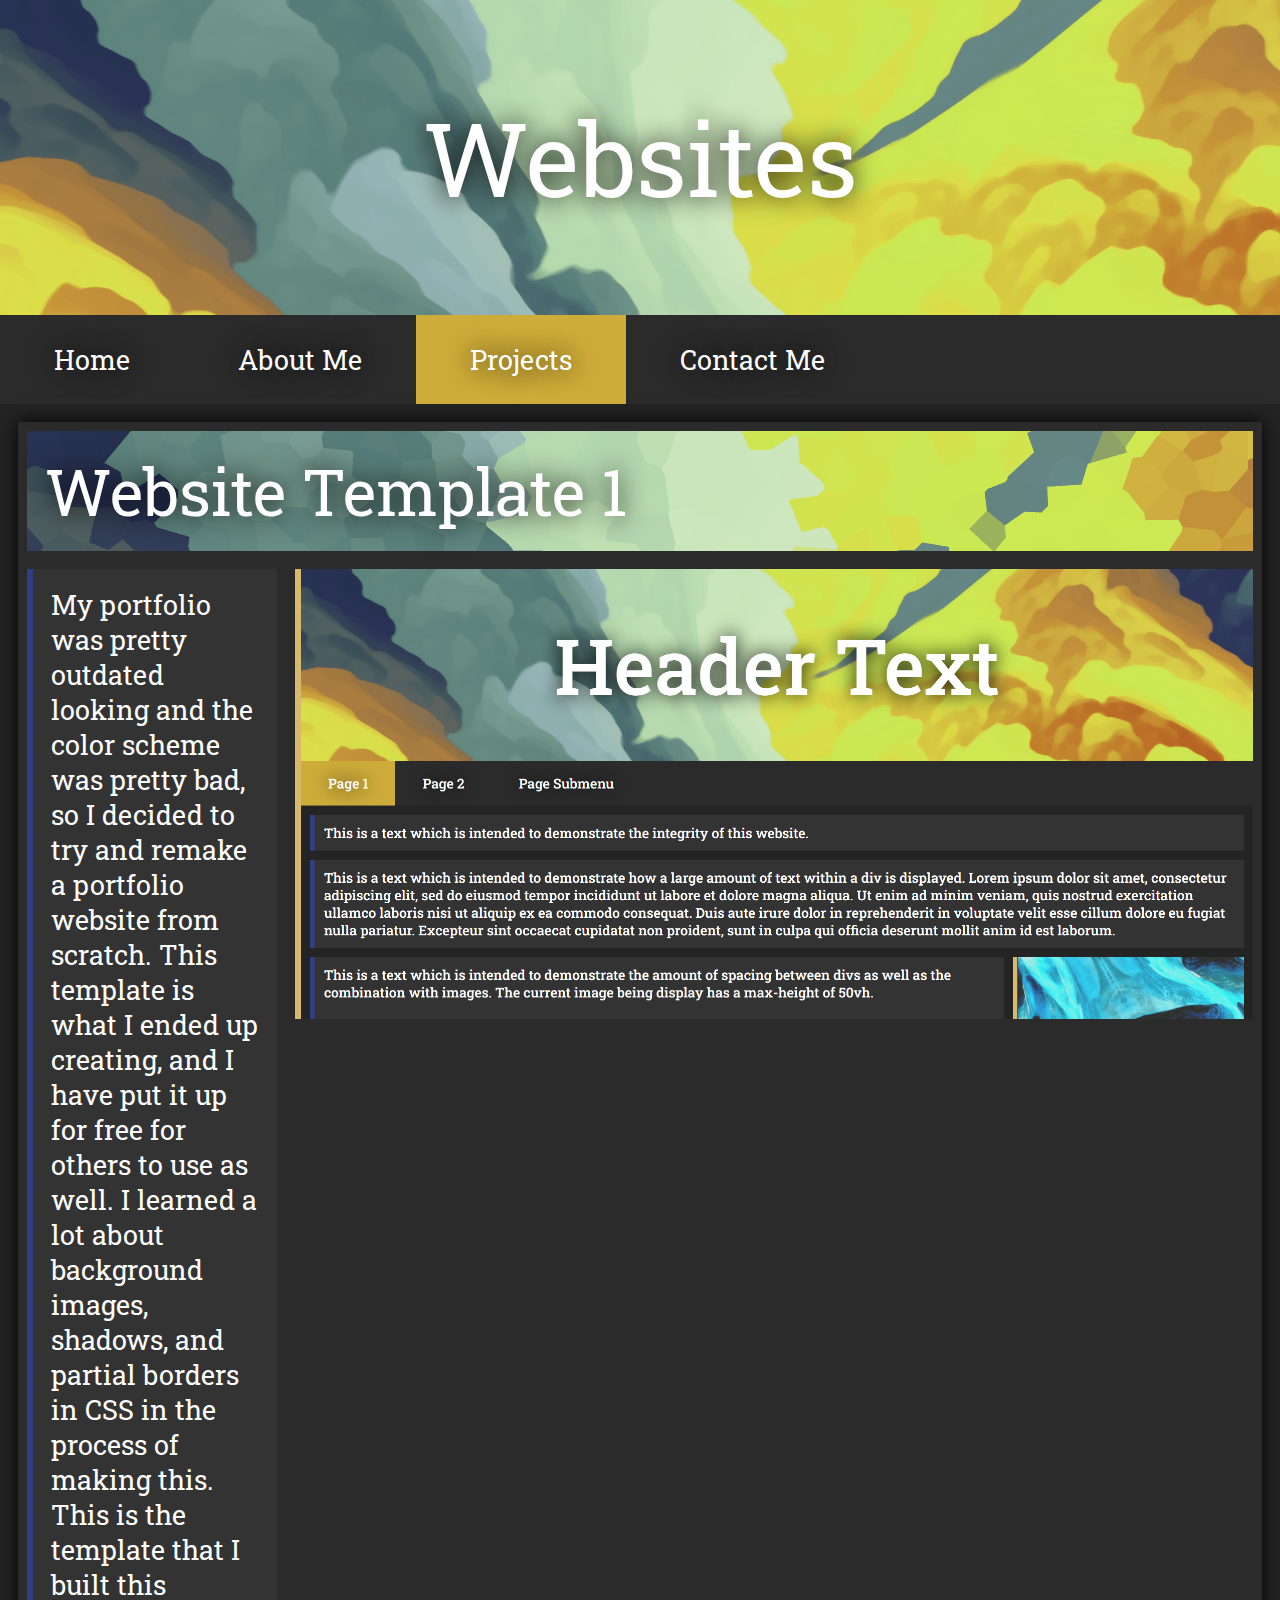
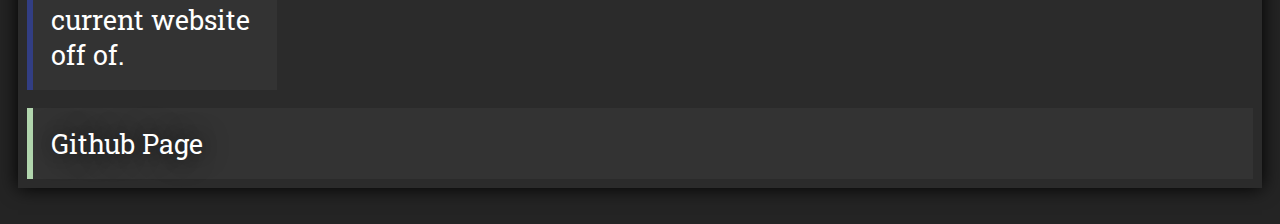
<file: pages/projects/websites.html>
<!DOCTYPE html>
<html>
    <head>
        <meta charset="utf-8">
	    <meta name="viewport" content="width=device-width">
	    <title>Website Projects</title>
	    <link href="../../css/style.css" rel="stylesheet" type="text/css"/>
        <link href="../../css/heading.css" rel="stylesheet" type="text/css"/>
        <link href="../../css/page-content.css" rel="stylesheet" type="text/css"/>
        <link rel="preconnect" href="https://fonts.googleapis.com">
        <link rel="preconnect" href="https://fonts.gstatic.com" crossorigin>
        <link href="https://fonts.googleapis.com/css2?family=Roboto+Slab:wght@500&display=swap" rel="stylesheet">
    </head>
    <body>

        <!--Page Header and Navbar-->
        <div id="header">
            <h3>Websites</h3>
        </div>
        <div class="navbar">
            <a href="../../index.html">Home</a>
            <a href="../about-me.html">About Me</a>
            <div class="subnav">
                <button class="subnavbtn active">Projects<i class="fa fa-caret-down"></i></button>
                <div class="subnav-content">
                <a href="javascript.html">Javascript</a>
                <a href="java.html">Java</a>
                <a href="cpp.html">C++</a>
                <a href="websites.html">Websites</a>
                </div>
            </div>
            <a href="../contact-me.html">Contact Me</a>
        </div>

        <!--Website Template 1-->
        <div class="project-display">
            <div class="project-title">
                <h2>Website Template 1</h2>
            </div>
            <div class="text-picture-box">
                <div class="text-box left">
                    <p>My portfolio was pretty outdated looking and the color scheme was pretty bad, so I decided to try and remake a portfolio website from scratch. This template is what I ended up creating, and I have put it up for free for others to use as well. I learned a lot about background images, shadows, and partial borders in CSS in the process of making this. This is the template that I built this current website off of.</p>
                </div>
                <img src="../../images/websites/website-template1-preview.png" class="picture">
            </div>
            <div class="project-links">
                <a href="https://github.com/ConnellHagen/website-template1" class="github-link">Github Page</a>
            </div>
        </div>
        

    <div class="page-footer"></div>
    </body>
</html>
</file>
<file: css/style.css>
html, body, div, span, applet, object, iframe, h1, h2, h3, h4, h5, h6, p, blockquote, pre, a, abbr, acronym, address, big, cite, code, del, dfn, em, img, ins, kbd, q, s, samp, small, strike, strong, sub, sup, tt, var, b, u, i, center, dl, dt, dd, ol, ul, li, fieldset, form, label, legend, table, caption, tbody, tfoot, thead, tr, th, td, article, aside, canvas, details, embed, figure, figcaption, footer, header, hgroup, menu, nav, output, ruby, section, summary, time, mark, audio, video{
	margin: 0;
	padding: 0;
	border: 0;
	font-size: 100%;
	font: inherit;
	vertical-align: baseline;
	background: none;
	box-sizing: border-box;
}
html{
	background-color: #242424;
}
</file>
<file: css/heading.css>
#header {
    position: relative;
    width: 100%;
    background-image: url("../images/header-image.png");
    padding: 10vh 0 10vh 0;
    text-align: center;
}
#header h3 {
    font-family: 'Roboto Slab', serif;
    color: white;
    font-size: 8vw;
    text-shadow: 0 0 2vw #000000;
}
.active{
	background-color: #CEAC39;
}

/* The navigation menu */
.navbar {
  overflow: hidden;
  background-color: #2B2B2B;
  display: block;
}
  
/* Navigation links */
.navbar a {
  font-family: 'Roboto Slab', serif;
  float: left;
  font-size: 3vh;
  color: white;
  text-align: center;
  padding: 3vh 6vh 3vh 6vh;
  text-decoration: none;
  text-shadow: 0 0 2vw #000000;
}
  
/* The subnavigation menu */
.subnav {
  float: left;
  overflow: hidden;
}

/* Subnav button */
.subnav .subnavbtn {
  font-family: 'Roboto Slab', serif;
  font-size: 3vh;
  border: none;
  outline: none;
  color: white;
  padding: 3vh 6vh 3vh 6vh;
  background-color: #CEAC39;
  text-shadow: 0 0 2vw #000000;
  text-align: center;
  width: 100%;
}
.subnav .subnavbtn:not(.active) {
  font-family: 'Roboto Slab', serif;
  font-size: 3vh;
  border: none;
  outline: none;
  color: white;
  padding: 3vh 6vh 3vh 6vh;
  background-color: inherit;
  text-shadow: 0 0 2vw #000000;
  text-align: center;
  width: 100%;
}

/* Add a red background color to navigation links on hover */
.navbar a:hover, .subnav:hover .subnavbtn {
  background-color: #D6B96B;
}

/* Style the subnav content - positioned absolute */
.subnav-content {
  display: none;
  position: absolute;
  left: 0;
  background-color: #D6B96B;
  width: 100%;
  z-index: 1;
}

/* Style the subnav links */
.subnav-content a {
  float: left;
  color: white;
  text-decoration: none;
  text-shadow: 0 0 2vw #000000;
}

/* Add a grey background color on hover */
.subnav-content a:hover {
  background-color: #D4C487;
  color: white;
}

/* When you move the mouse over the subnav container, open the subnav content */
.subnav:hover .subnav-content {
  display: block;
}
</file>
<file: css/page-content.css>
.text-box{
    background-color: #333333;
    padding: 2vh;
    border-left: .5vw solid #323E83;
    margin: 2vh 2vh 0 2vh;
}
.text-box p{
    color: white;
    font-size: 3vh;
    font-family: 'Roboto Slab', serif;
}
.text-box p a{
    color: #3F4EA3;
}
.picture{
    border-left: .5vw solid #D6B96B;
    max-height: 50vh;
    max-width: calc(100% - 4vh);
    margin: 2vh 2vh 0 2vh;
}
.text-picture-box{
    display:flex;
    flex-flow: row nowrap;
    justify-content: space-between;
    margin: 2vh 2vh 0 2vh;
    padding: 0;
}
.project-display .text-picture-box{
    margin: 0 0 2vh 0;
}
.project-display .text-picture-box .text-box{
    width: 100%;
}
.text-picture-box .left{
    float: left;
    margin: 0 2vh 0 0;
}
.text-picture-box .right{
    float: right;
    margin: 0 0 0 2vh;
}
.text-picture-box .picture{
    margin: 0;
}
.page-footer{
    padding: 2vh;
}
.github-link{
    color: white;
    display: block;
    font-size: 3vh;
    font-family: 'Roboto Slab', serif;
    padding: 2vh;
    margin: 0;
    width: 100%;
    border-left: .5vw solid #B2D6AE;
    background-color: #333333;
    text-decoration: none;
    text-shadow: 0 0 2vw #000000;
}
.github-link:hover{
    background-color: #B2D6AE;
    transition: .5s;
}
.p5js-link{
    color: white;
    display: block;
    font-size: 3vh;
    font-family: 'Roboto Slab', serif;
    padding: 2vh;
    margin: 0;
    width: calc(100% - 4vh);
    border-left: .5vw solid #ED225D;
    background-color: #333333;
    text-decoration: none;
    text-shadow: 0 0 2vw #000000;  
}
.p5js-link:hover{
    background-color:#ED225D;
    transition: .5s;
}
.web-preview-link{
    color: white;
    display: block;
    font-size: 3vh;
    font-family: 'Roboto Slab', serif;
    padding: 2vh;
    margin: 0;
    width: calc(100% - 4vh);
    border-left: .5vw solid #FF6C23;
    background-color: #333333;
    text-decoration: none;
    text-shadow: 0 0 2vw #000000;  
}
.web-preview-link:hover{
    background-color:#FF6C23;
    transition: .5s;
}
.project-display{
    display: flex;
    flex-flow: column nowrap;
    margin: 2vh 2vh 0 2vh;
    padding: 1vh;
    background-color: #2B2B2B;
    box-shadow: 0 0 2vh black;
}
.project-links{
    display: flex;
    flex-flow: row nowrap;
    margin: 0;
}
.project-title{
    margin: 0 0 2vh 0;
    padding: 2vh;
    background-image: url("../images/title-background1.png");
}
.project-title h2{
    font-family: 'Roboto Slab', serif;
    color: white;
    font-size: 5vw;
    text-shadow: 0 0 2vw #000000;
}
</file>
